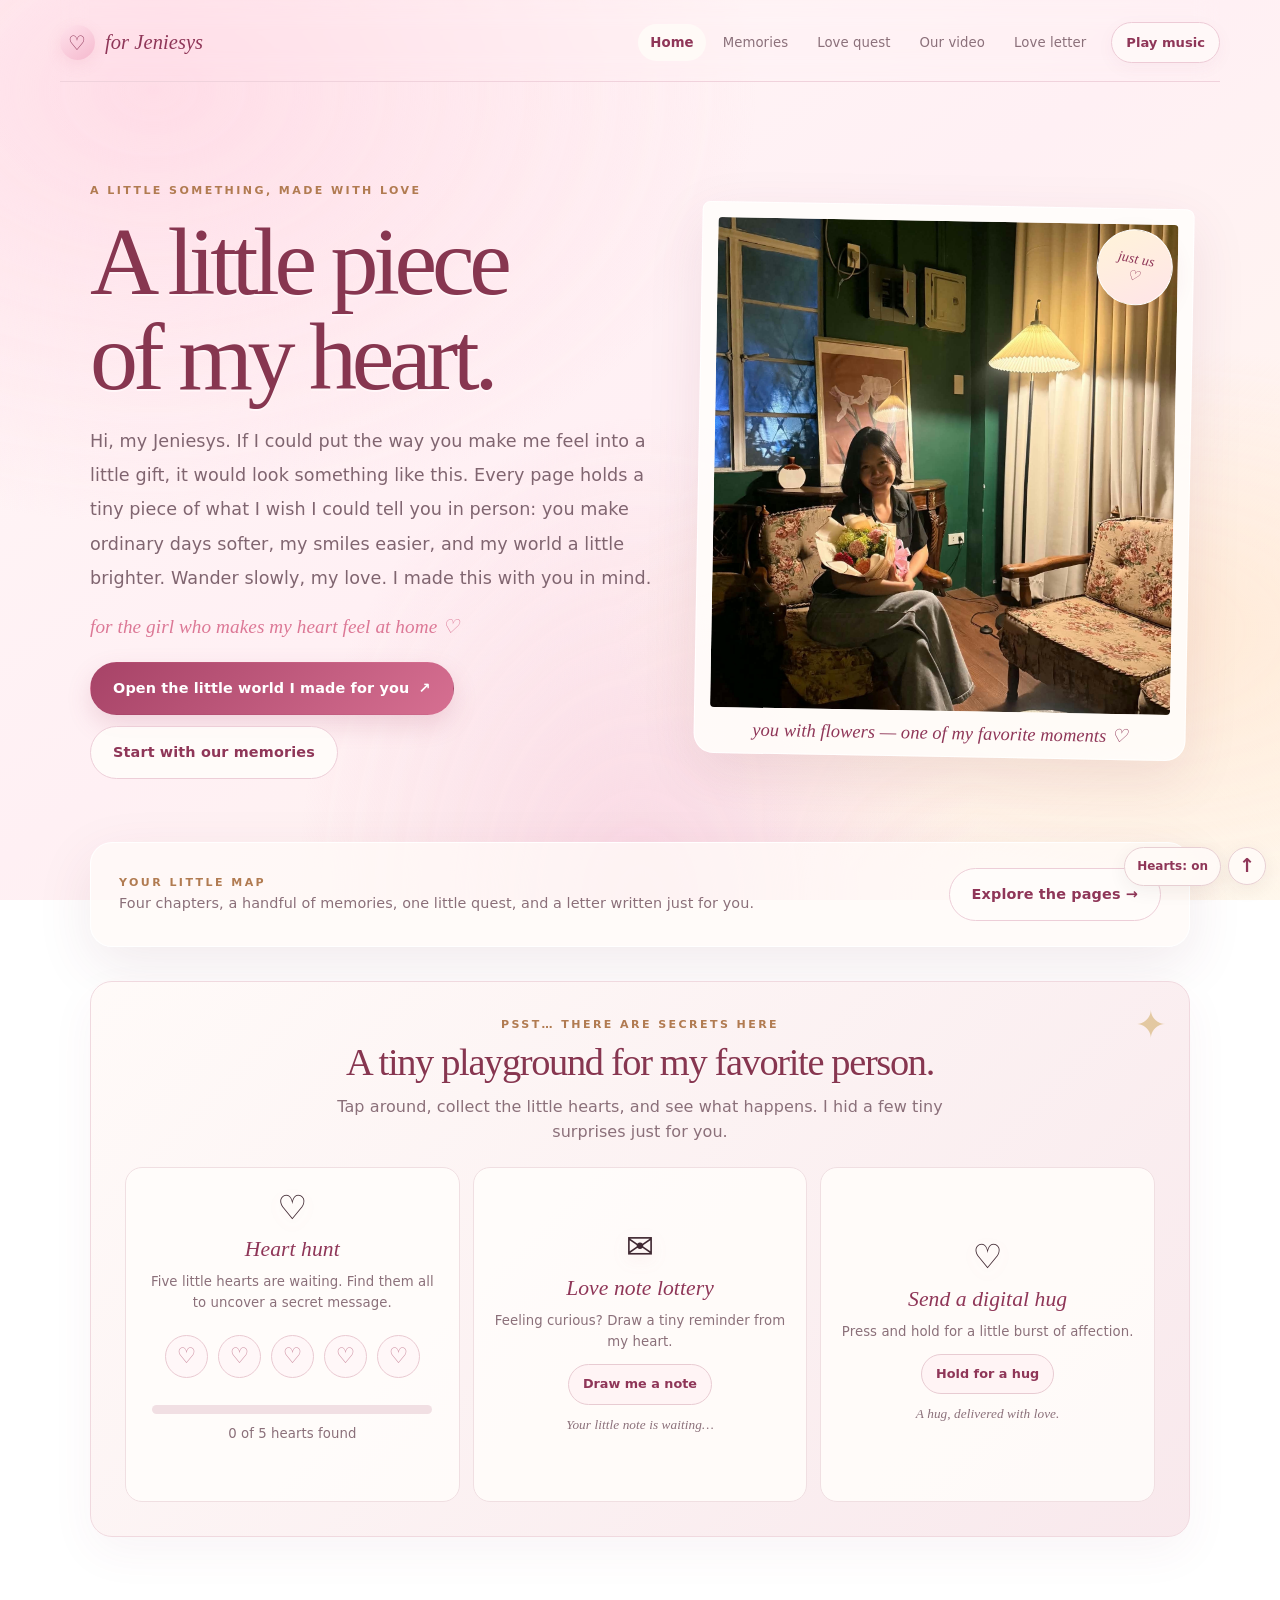
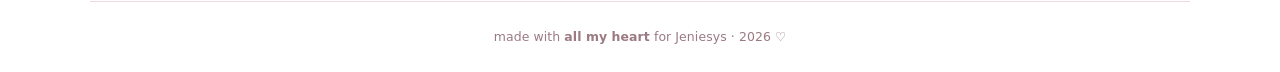
<file: index.html>
<!doctype html><html lang="en"><head><meta charset="utf-8"><meta name="viewport" content="width=device-width,initial-scale=1"><meta name="theme-color" content="#f8f1ec"><title>For Jeniesys ♡ — A Little Universe</title><link rel="stylesheet" href="style.css"></head><body><div class="background-glow"></div><header class="site-header"><a class="brand" href="index.html"><span class="brand-mark">♡</span> for Jeniesys</a><nav class="nav" aria-label="Main navigation"><a href="index.html" aria-current="page">Home</a><a href="memories.html">Memories</a><a href="quest.html">Love quest</a><a href="video.html">Our video</a><a href="letter.html">Love letter</a><button class="music-btn" id="musicToggle" type="button" aria-label="Play background music" aria-pressed="false">Play music</button></nav></header><main class="page"><section class="home-grid"><div class="home-copy"><div class="eyebrow">a little something, made with love</div><h1>A little piece<br>of my heart.</h1><p class="lead">Hi, my Jeniesys. If I could put the way you make me feel into a little gift, it would look something like this. Every page holds a tiny piece of what I wish I could tell you in person: you make ordinary days softer, my smiles easier, and my world a little brighter. Wander slowly, my love. I made this with you in mind.</p><p class="signature">for the girl who makes my heart feel at home ♡</p><div class="actions"><button class="btn btn-primary" id="openWorld">Open the little world I made for you <span aria-hidden="true">↗</span></button><a class="btn btn-soft" href="memories.html">Start with our memories</a></div></div><div class="home-photo-card card"><span class="home-stamp">just us<br>♡</span><img id="heroPhoto" src="images/photo2.jpg" alt="A favorite photo of us" onerror="this.alt='Add your first photo as images/photo1.jpg'"><div class="photo-label">you with flowers — one of my favorite moments ♡</div></div></section><section class="home-bottom"><div><div class="eyebrow">your little map</div><p>Four chapters, a handful of memories, one little quest, and a letter written just for you.</p></div><a class="btn btn-soft" href="memories.html">Explore the pages →</a></section><section class="magic-corner" aria-labelledby="magicTitle"><div class="magic-head"><div class="eyebrow">psst… there are secrets here</div><h3 id="magicTitle">A tiny playground for my favorite person.</h3><p>Tap around, collect the little hearts, and see what happens. I hid a few tiny surprises just for you.</p></div><div class="gimmick-grid"><article class="gimmick-card"><div class="gimmick-icon" aria-hidden="true">♡</div><h4>Heart hunt</h4><p>Five little hearts are waiting. Find them all to uncover a secret message.</p><div class="heart-hunt" id="heartHunt" aria-label="Collect five hearts"><button class="hunt-heart" type="button" aria-label="Find heart 1">♡</button><button class="hunt-heart" type="button" aria-label="Find heart 2">♡</button><button class="hunt-heart" type="button" aria-label="Find heart 3">♡</button><button class="hunt-heart" type="button" aria-label="Find heart 4">♡</button><button class="hunt-heart" type="button" aria-label="Find heart 5">♡</button></div><div class="love-meter" aria-label="Heart hunt progress"><span id="huntProgress"></span></div><p class="secret-counter" id="huntCount" aria-live="polite">0 of 5 hearts found</p><p class="hunt-result" id="huntResult" aria-live="polite"></p></article><article class="gimmick-card"><div class="gimmick-icon" aria-hidden="true">✉</div><h4>Love note lottery</h4><p>Feeling curious? Draw a tiny reminder from my heart.</p><button class="tiny-action" type="button" id="drawNote">Draw me a note</button><p class="hunt-result" id="noteResult" aria-live="polite">Your little note is waiting…</p></article><article class="gimmick-card"><div class="gimmick-icon" aria-hidden="true">♡</div><h4>Send a digital hug</h4><p>Press and hold for a little burst of affection.</p><button class="tiny-action hug-button" type="button" id="hugButton">Hold for a hug</button><p class="hunt-result" id="hugResult" aria-live="polite">A hug, delivered with love.</p></article></div></section><div class="floating-note" id="floatingNote" role="status" aria-live="polite"><span aria-hidden="true">♡ ✦ ♡</span><strong>A little secret for you</strong><p id="floatingNoteText"></p></div></main><footer class="site-footer">made with <b>all my heart</b> for Jeniesys · <span id="year"></span> ♡</footer><div id="toast" class="toast" role="status" aria-live="polite"></div><script src="app.js"></script></body></html>
</file>
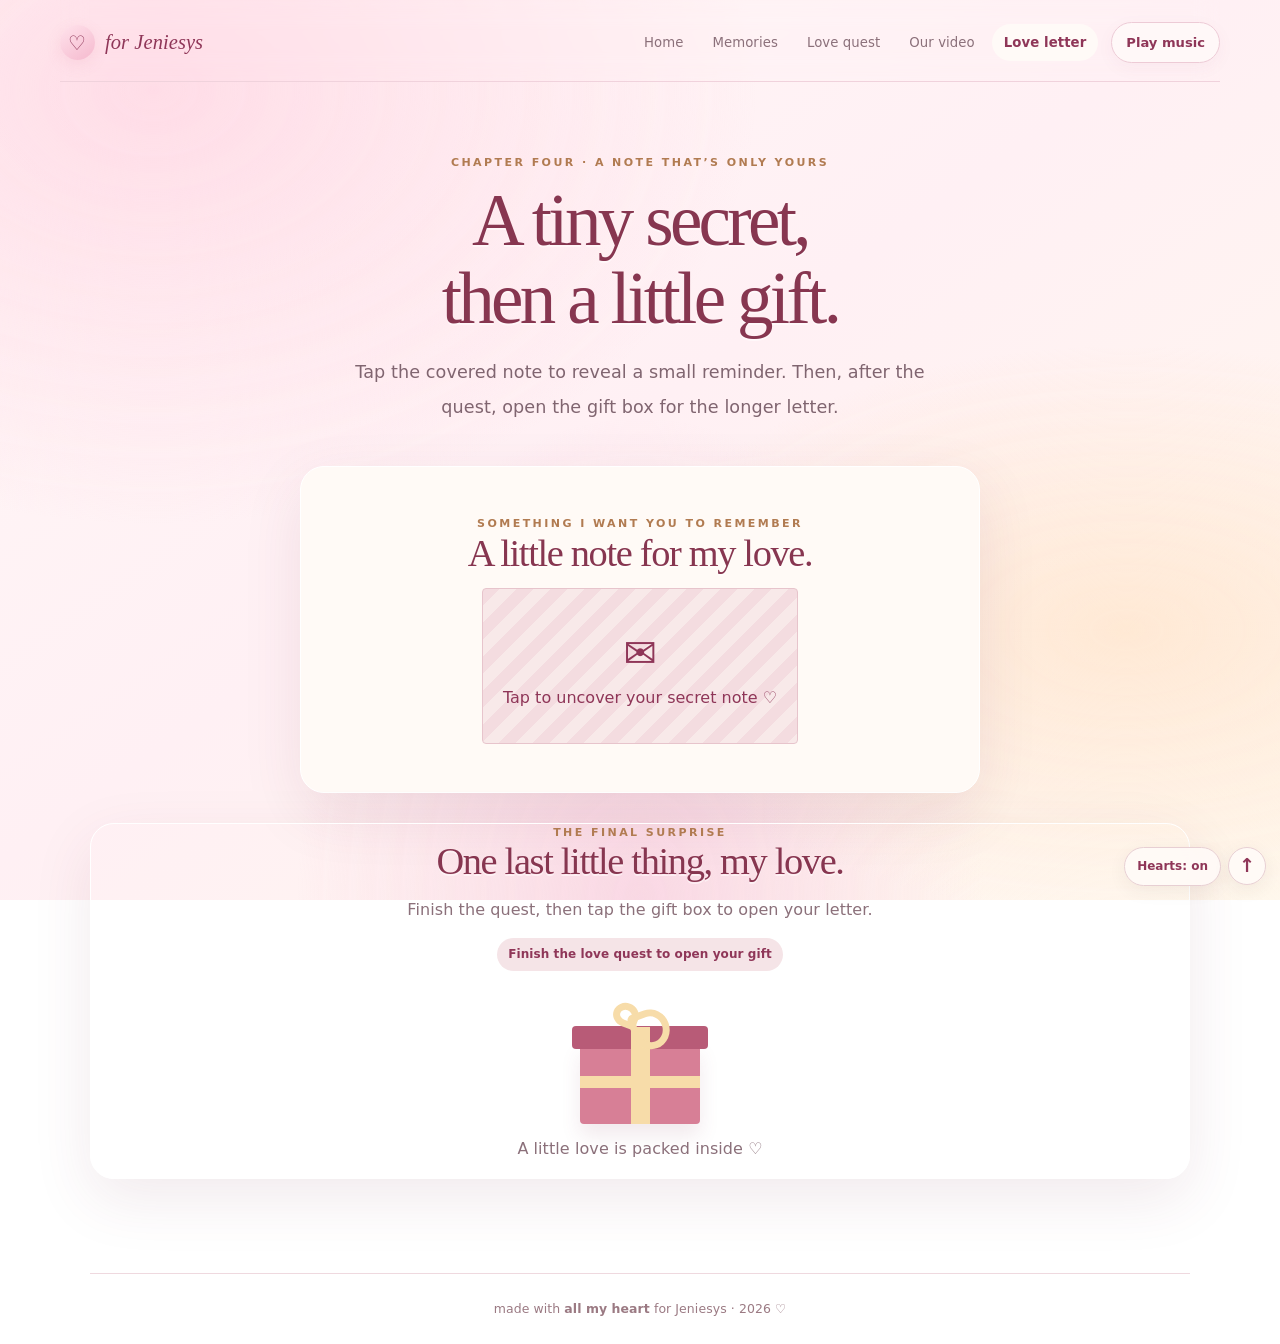
<file: letter.html>
<!doctype html><html lang="en"><head><meta charset="utf-8"><meta name="viewport" content="width=device-width,initial-scale=1"><meta name="theme-color" content="#f8f1ec"><title>Your Little Gift ♡ — Jeniesys</title><link rel="stylesheet" href="style.css"></head><body><div class="background-glow"></div><header class="site-header"><a class="brand" href="index.html"><span class="brand-mark">♡</span> for Jeniesys</a><nav class="nav" aria-label="Main navigation"><a href="index.html">Home</a><a href="memories.html">Memories</a><a href="quest.html">Love quest</a><a href="video.html">Our video</a><a href="letter.html" aria-current="page">Love letter</a><button class="music-btn" id="musicToggle" type="button" aria-label="Play background music" aria-pressed="false">Play music</button></nav></header><main class="page"><div class="page-intro"><div class="eyebrow">chapter four · a note that’s only yours</div><h2>A tiny secret,<br>then a little gift.</h2><p class="lead">Tap the covered note to reveal a small reminder. Then, after the quest, open the gift box for the longer letter.</p></div><section class="secret-card card"><div class="eyebrow">something I want you to remember</div><h3>A little note for my love.</h3><button class="scratch-cover" id="revealNote" type="button"><span class="big">✉️</span>Tap to uncover your secret note ♡</button><div class="secret-message" id="secretMessage">You don’t have to do anything extraordinary to be special to me. I’m happy to have you in my life, and I hope you feel loved in the little moments, too. ♡</div></section><section class="gift-area"><div class="eyebrow">the final surprise</div><h3>One last little thing, my love.</h3><p class="muted">Finish the quest, then tap the gift box to open your letter.</p><span class="badge" id="giftBadge">Finish the love quest to open your gift</span><div class="gift-box" id="giftBox" role="button" tabindex="0" aria-label="Open the gift box"><div class="gift-lid"></div><div class="gift-body"></div><div class="gift-ribbon-v"></div><div class="gift-ribbon-h"></div><div class="gift-bow"></div></div><p class="muted" id="giftHint">A little love is packed inside ♡</p><article class="love-letter card hidden" id="loveLetter"><div class="eyebrow" style="text-align:center">quest complete · heart unlocked</div><h3>Happy Monthsary, my Jeniesys. ♡</h3><p>Hi, my love. 🥹❤️</p><p>If I could fold all the love I have for you into this little page and hand it to you like a letter, I would. It still wouldn’t hold everything, but I hope it gives you a small glimpse of what you mean to me.</p><p>Thank you for the memories we already share and for the little moments we haven’t made yet. I don’t expect us to be perfect. I hope we keep learning each other, listening with patience, being honest, apologizing when we need to, and showing our love through the small things we do.</p><p>I want more random laughs, more photos we’ll look at later, more silly conversations, and more days where we remind each other that we’re on the same team. When life gets busy or a day doesn’t go the way we hoped, I hope we still make room for kindness, understanding, and a little extra patience.</p><p>And if you ever wonder whether you’re special to me, let this be your reminder: you are. Not because every moment is perfect, but because you’re you. Thank you for being part of my life, Jeniesys. I’m grateful for this chapter with you and excited for the pages we’ll write next.</p><p class="sign">With all my heart, today and in all our little tomorrows. ♡</p><div class="actions" style="justify-content:center"><button class="btn btn-primary" id="replay">Play our little story again ↻</button></div></article></section></main><footer class="site-footer">made with <b>all my heart</b> for Jeniesys · <span id="year"></span> ♡</footer><div id="toast" class="toast" role="status" aria-live="polite"></div><script src="app.js"></script></body></html>
</file>
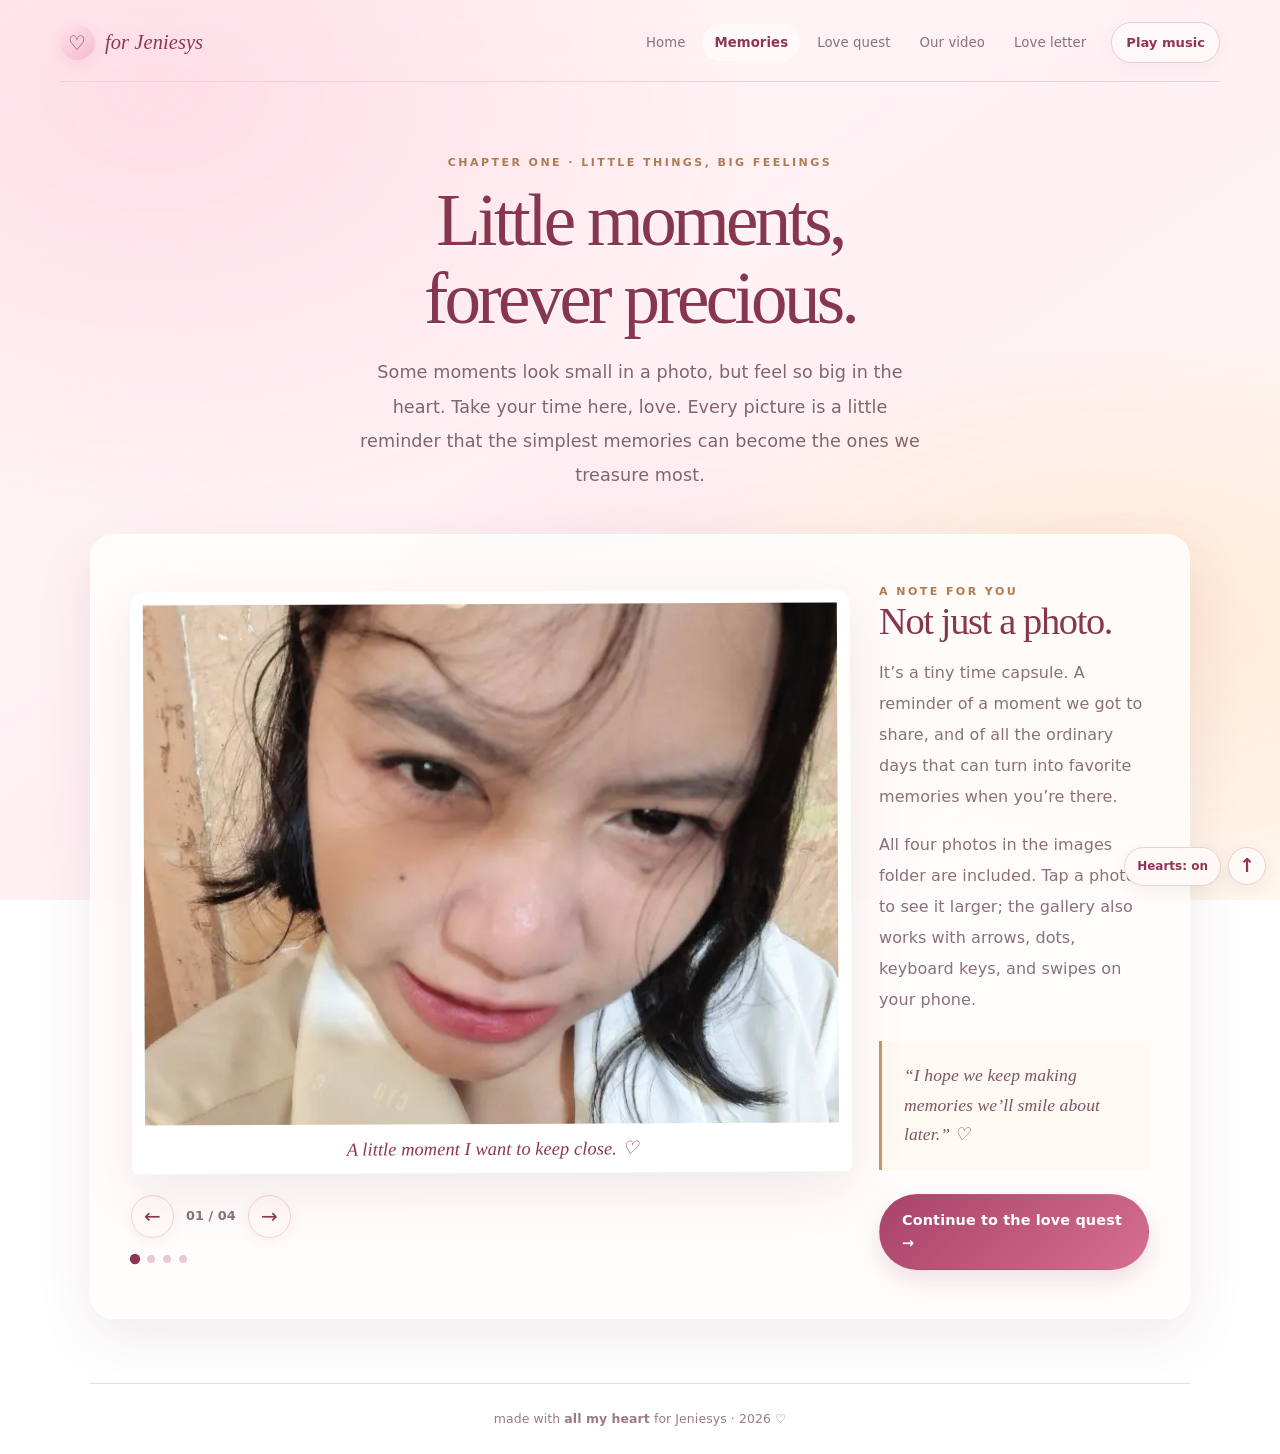
<file: memories.html>
<!doctype html><html lang="en"><head><meta charset="utf-8"><meta name="viewport" content="width=device-width,initial-scale=1"><meta name="theme-color" content="#f8f1ec"><title>Our Memories ♡ — Jeniesys</title><link rel="stylesheet" href="style.css"></head><body><div class="background-glow"></div><header class="site-header"><a class="brand" href="index.html"><span class="brand-mark">♡</span> for Jeniesys</a><nav class="nav" aria-label="Main navigation"><a href="index.html">Home</a><a href="memories.html" aria-current="page">Memories</a><a href="quest.html">Love quest</a><a href="video.html">Our video</a><a href="letter.html">Love letter</a><button class="music-btn" id="musicToggle" type="button" aria-label="Play background music" aria-pressed="false">Play music</button></nav></header><main class="page"><div class="page-intro"><div class="eyebrow">chapter one · little things, big feelings</div><h2>Little moments,<br>forever precious.</h2><p class="lead">Some moments look small in a photo, but feel so big in the heart. Take your time here, love. Every picture is a little reminder that the simplest memories can become the ones we treasure most.</p></div><section class="card section-card gallery-layout"><div><div class="gallery-stage"><img id="galleryPhoto" src="images/photo1.jpg" alt="Memory photo one"><div class="gallery-caption" id="galleryLabel">A little moment I want to keep ♡</div></div><div class="gallery-controls"><button class="round-btn" id="prevPhoto" aria-label="Previous photo">←</button><span class="gallery-count" id="galleryCount">01 / 03</span><button class="round-btn" id="nextPhoto" aria-label="Next photo">→</button></div><div class="dots" aria-label="Choose photo"><button class="dot active" aria-label="Photo 1"></button><button class="dot" aria-label="Photo 2"></button><button class="dot" aria-label="Photo 3"></button><button class="dot" aria-label="Photo 4"></button></div></div><aside class="gallery-side"><div class="eyebrow">a note for you</div><h3>Not just a photo.</h3><p>It’s a tiny time capsule. A reminder of a moment we got to share, and of all the ordinary days that can turn into favorite memories when you’re there.</p><p>All four photos in the images folder are included. Tap a photo to see it larger; the gallery also works with arrows, dots, keyboard keys, and swipes on your phone.</p><div class="memory-note">“I hope we keep making memories we’ll smile about later.” ♡</div><div class="actions"><a class="btn btn-primary" href="quest.html">Continue to the love quest →</a></div></aside></section></main><footer class="site-footer">made with <b>all my heart</b> for Jeniesys · <span id="year"></span> ♡</footer><div id="toast" class="toast" role="status" aria-live="polite"></div><script src="app.js"></script></body></html>
</file>
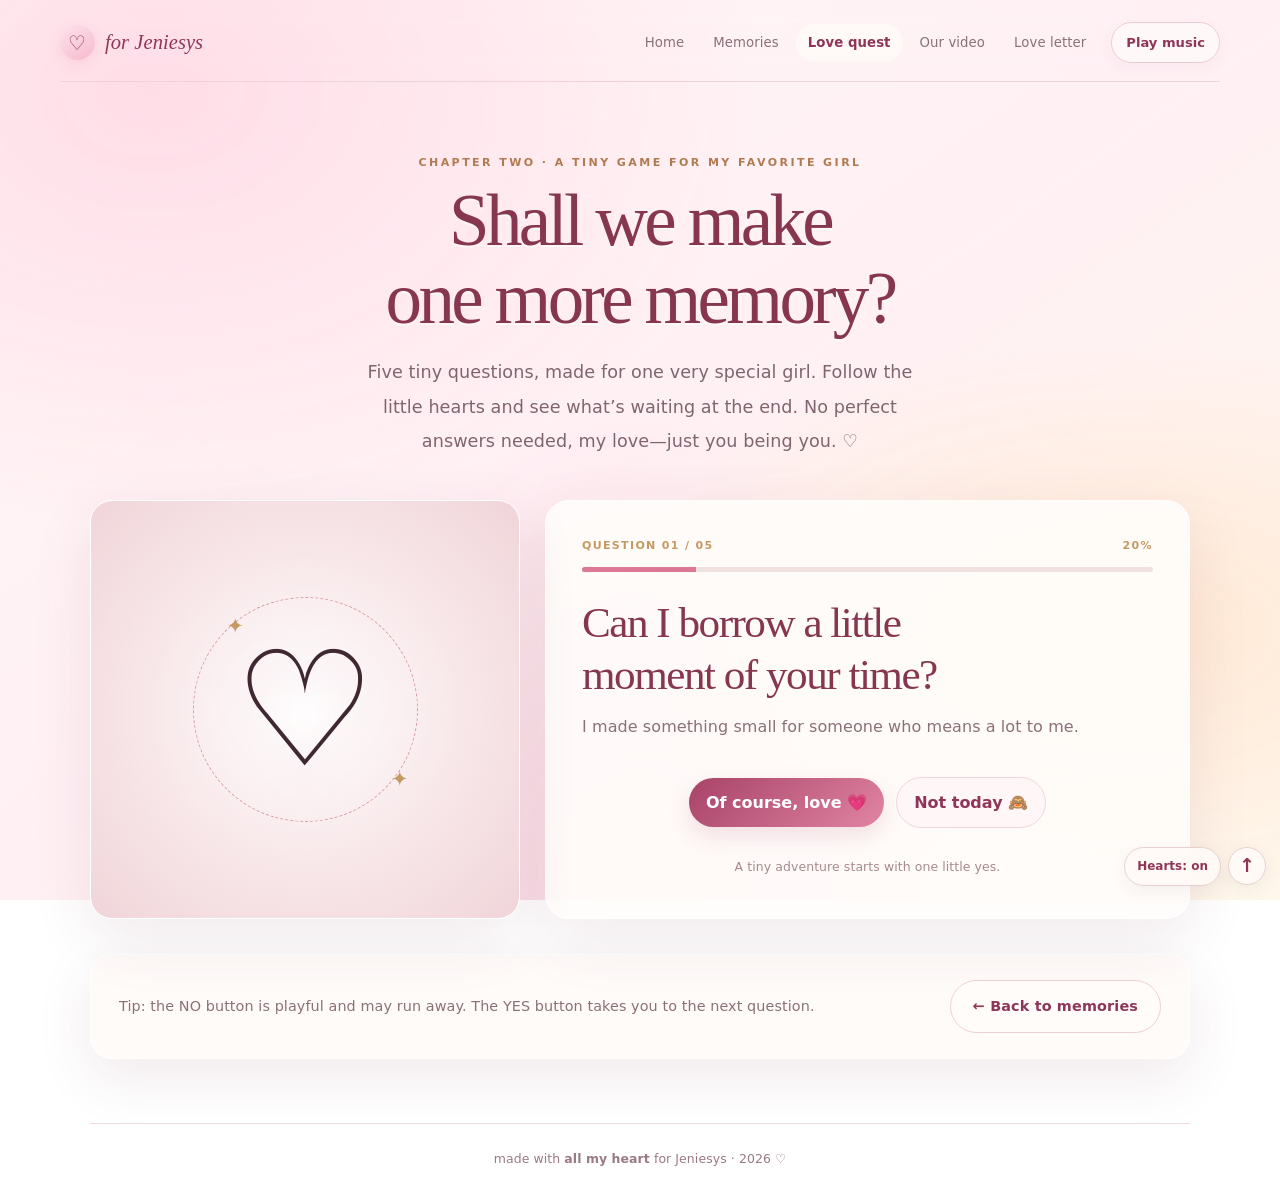
<file: quest.html>
<!doctype html><html lang="en"><head><meta charset="utf-8"><meta name="viewport" content="width=device-width,initial-scale=1"><meta name="theme-color" content="#f8f1ec"><title>The Love Quest ♡ — Jeniesys</title><link rel="stylesheet" href="style.css"></head><body><div class="background-glow"></div><header class="site-header"><a class="brand" href="index.html"><span class="brand-mark">♡</span> for Jeniesys</a><nav class="nav" aria-label="Main navigation"><a href="index.html">Home</a><a href="memories.html">Memories</a><a href="quest.html" aria-current="page">Love quest</a><a href="video.html">Our video</a><a href="letter.html">Love letter</a><button class="music-btn" id="musicToggle" type="button" aria-label="Play background music" aria-pressed="false">Play music</button></nav></header><main class="page"><div class="page-intro"><div class="eyebrow">chapter two · a tiny game for my favorite girl</div><h2>Shall we make<br>one more memory?</h2><p class="lead">Five tiny questions, made for one very special girl. Follow the little hearts and see what’s waiting at the end. No perfect answers needed, my love—just you being you. ♡</p></div><section class="quest-layout"><div class="quest-art card"><div class="orbit"></div><div class="heart-art">♡</div></div><div class="quest-card card" id="questCard"><div class="progress-row"><span id="questStep">QUESTION 01 / 05</span><span id="questPercent">20%</span></div><div class="progress-track"><div class="progress-fill" id="progressFill"></div></div><h3 class="question" id="question">Can I borrow a little moment of your time?</h3><p class="muted" id="questionDetail">I made something small for someone who means a lot to me.</p><div class="answer-area" id="answerArea"><button class="answer-yes" id="yesButton">Of course, love 💗</button><button class="answer-no" id="noButton">Not today 🙈</button></div><p class="hint" id="questHint">A tiny adventure starts with one little yes.</p></div><div class="success card hidden" id="questSuccess"><div class="emoji">🎉💗✨</div><h3>You found the little pieces of my heart.</h3><p>You made it, sweetheart. There’s a memory waiting for you, and a letter with a few things I hope you always remember.</p><div class="actions" style="justify-content:center"><a class="btn btn-primary" href="video.html">See our video →</a><a class="btn btn-soft" href="letter.html">Find your gift</a></div></div></section><div class="home-bottom"><p>Tip: the NO button is playful and may run away. The YES button takes you to the next question.</p><a class="btn btn-soft" href="memories.html">← Back to memories</a></div></main><footer class="site-footer">made with <b>all my heart</b> for Jeniesys · <span id="year"></span> ♡</footer><div id="toast" class="toast" role="status" aria-live="polite"></div><script src="app.js"></script></body></html>
</file>
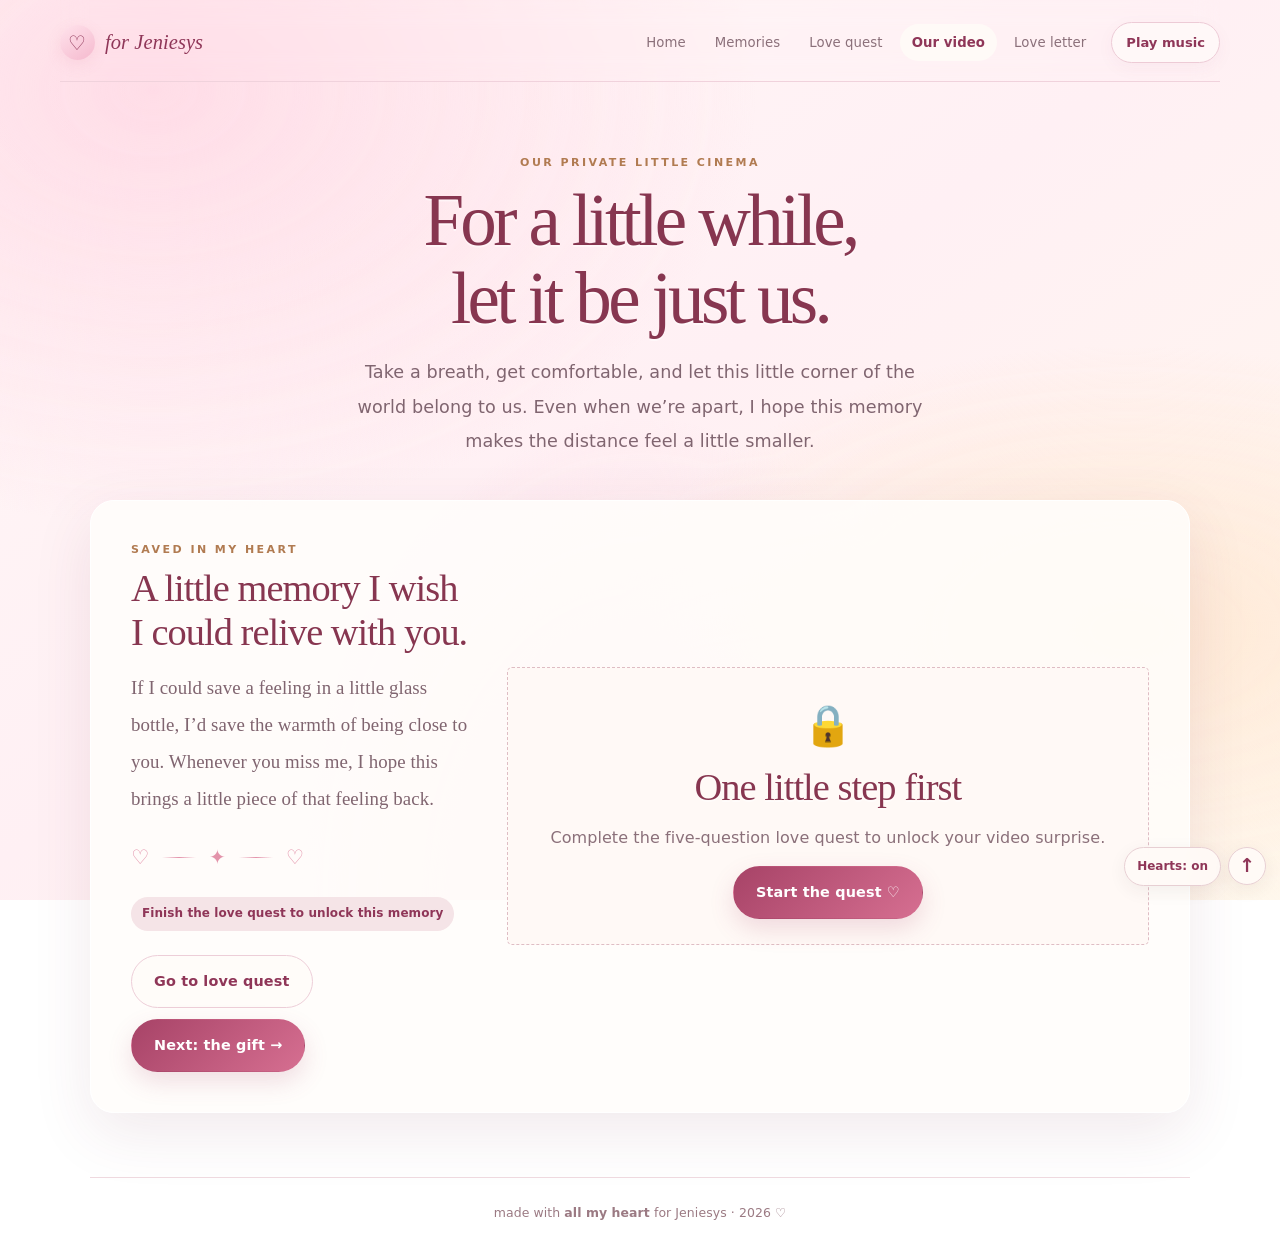
<file: video.html>
<!doctype html><html lang="en"><head><meta charset="utf-8"><meta name="viewport" content="width=device-width,initial-scale=1"><meta name="theme-color" content="#f8f1ec"><title>Our Little Video ♡ — Jeniesys</title><link rel="stylesheet" href="style.css"></head><body><div class="background-glow"></div><header class="site-header"><a class="brand" href="index.html"><span class="brand-mark">♡</span> for Jeniesys</a><nav class="nav" aria-label="Main navigation"><a href="index.html">Home</a><a href="memories.html">Memories</a><a href="quest.html">Love quest</a><a href="video.html" aria-current="page">Our video</a><a href="letter.html">Love letter</a><button class="music-btn" id="musicToggle" type="button" aria-label="Play background music" aria-pressed="false">Play music</button></nav></header><main class="page"><div class="page-intro"><div class="eyebrow">our private little cinema</div><h2>For a little while,<br>let it be just us.</h2><p class="lead">Take a breath, get comfortable, and let this little corner of the world belong to us. Even when we’re apart, I hope this memory makes the distance feel a little smaller.</p></div><section class="card section-card video-layout"><div><div class="eyebrow">saved in my heart</div><h3>A little memory I wish I could relive with you.</h3><p class="cinema-copy">If I could save a feeling in a little glass bottle, I’d save the warmth of being close to you. Whenever you miss me, I hope this brings a little piece of that feeling back.</p><div class="cinema-decoration" aria-hidden="true"><span>♡</span><i></i><span>✦</span><i></i><span>♡</span></div><span class="badge" id="videoBadge">Finish the love quest to unlock this memory</span><div class="actions"><a class="btn btn-soft" href="quest.html">Go to love quest</a><a class="btn btn-primary" href="letter.html">Next: the gift →</a></div></div><div class="locked-panel" data-unlocked-panel><div style="font-size:2.5rem">🔒</div><h3>One little step first</h3><p class="muted">Complete the five-question love quest to unlock your video surprise.</p><a class="btn btn-primary" href="quest.html">Start the quest ♡</a></div><div class="video-frame hidden" data-locked><video id="ourVideo" controls playsinline preload="metadata" poster="images/photo1.jpg"><source src="our-video.mp4" type="video/mp4">Your browser does not support this video.</video><p id="videoPlaceholder" class="video-placeholder hidden" aria-live="polite">This memory could not be played. Please check the video file.</p></div></section></main><footer class="site-footer">made with <b>all my heart</b> for Jeniesys · <span id="year"></span> ♡</footer><div id="toast" class="toast" role="status" aria-live="polite"></div><script src="app.js"></script></body></html>
</file>
<file: style.css>
:root{--bg:#f8f1ec;--paper:#fffdf9;--ink:#382b31;--muted:#88757a;--rose:#c96e83;--rose-dark:#884459;--blush:#f3dce0;--line:#eadbd5;--gold:#b8945e;--shadow:0 18px 55px #4c29300d;--serif:Georgia,'Times New Roman',serif;--sans:Inter,ui-rounded,'Trebuchet MS',system-ui,sans-serif}*{box-sizing:border-box}html{scroll-behavior:smooth}body{margin:0;background:var(--bg);color:var(--ink);font-family:var(--sans);line-height:1.6;min-height:100vh}button,a{font:inherit}button{cursor:pointer}a{color:inherit;text-decoration:none}button:focus-visible,a:focus-visible{outline:3px solid var(--gold);outline-offset:4px}.background-glow{position:fixed;inset:0;z-index:-1;pointer-events:none;background:radial-gradient(ellipse at 8% 5%,#f3dce0 0,transparent 35%),radial-gradient(ellipse at 96% 80%,#f0e0c8 0,transparent 28%)}.site-header{width:min(1160px,92%);margin:auto;padding:22px 0 18px;display:flex;align-items:center;justify-content:space-between;gap:22px;border-bottom:1px solid #e9d9d3}.brand{display:flex;align-items:center;gap:10px;font:italic 1.15rem var(--serif);color:var(--rose-dark);white-space:nowrap}.brand-mark{width:35px;height:35px;border-radius:50%;display:grid;place-items:center;background:#f0d6dc;font-style:normal}.nav{display:flex;align-items:center;gap:5px;flex-wrap:wrap;justify-content:flex-end}.nav a{padding:8px 12px;border-radius:999px;font-size:.83rem;color:var(--muted);transition:.2s}.nav a:hover,.nav a[aria-current=page]{background:#fffaf7;color:var(--rose-dark)}.nav a[aria-current=page]{font-weight:750}.page{width:min(1100px,92%);margin:0 auto;padding:48px 0 64px}.eyebrow{text-transform:uppercase;letter-spacing:.19em;font-size:.69rem;font-weight:800;color:var(--gold)}h1,h2,h3,p{margin-top:0}h1,h2,h3{font-family:var(--serif);font-weight:500;letter-spacing:-.035em;color:var(--rose-dark);line-height:1.08}h1{font-size:clamp(3rem,7vw,5.6rem);margin:14px 0 20px}h2{font-size:clamp(2.4rem,5vw,4.2rem);margin:10px 0 16px}h3{font-size:clamp(1.8rem,3vw,2.6rem);margin-bottom:14px}.lead{font-size:1.05rem;line-height:1.9;color:var(--muted);max-width:570px}.muted{color:var(--muted)}.btn{display:inline-flex;align-items:center;justify-content:center;gap:9px;padding:13px 20px;border-radius:999px;border:1px solid transparent;font-weight:750;font-size:.9rem;transition:transform .2s,box-shadow .2s,background .2s}.btn:hover{transform:translateY(-2px)}.btn-primary{background:var(--rose-dark);color:white;box-shadow:0 9px 22px #88445924}.btn-primary:hover{box-shadow:0 13px 28px #88445930}.btn-soft{background:#fffaf7;border-color:var(--line);color:var(--rose-dark)}.actions{display:flex;gap:11px;flex-wrap:wrap;margin-top:24px}.card{background:var(--paper);border:1px solid #fff;box-shadow:var(--shadow);border-radius:5px}.home-grid{display:grid;grid-template-columns:1.08fr .92fr;gap:30px;align-items:center}.home-copy{padding:28px 0}.home-copy .signature{font:italic 1.2rem var(--serif);color:var(--rose);margin-top:20px}.home-photo-card{padding:15px 15px 45px;transform:rotate(1deg);position:relative}.home-photo-card img{width:100%;height:clamp(320px,42vw,490px);object-fit:cover;display:block;background:var(--blush)}.photo-label{position:absolute;bottom:12px;left:15px;right:15px;text-align:center;font:italic 1rem var(--serif);color:var(--rose-dark)}.home-stamp{position:absolute;top:20px;right:20px;width:76px;height:76px;display:grid;place-items:center;text-align:center;border-radius:50%;background:#fff6e7;color:var(--rose-dark);font:italic .88rem var(--serif);transform:rotate(10deg);box-shadow:0 5px 18px #5a30300c}.home-bottom{margin-top:35px;padding:22px 25px;display:flex;align-items:center;justify-content:space-between;gap:20px;background:#fffaf6;border:1px solid var(--line)}.home-bottom p{margin:0;color:var(--muted);font-size:.9rem}.page-intro{text-align:center;max-width:720px;margin:0 auto 34px}.page-intro .lead{margin:0 auto}.section-card{padding:clamp(22px,4vw,40px)}.gallery-layout{display:grid;grid-template-columns:minmax(0,1fr) 270px;gap:28px;align-items:center}.gallery-stage{background:#fff;padding:12px 12px 48px;box-shadow:0 14px 38px #4c29300e;position:relative;transform:rotate(-.35deg)}.gallery-stage img{width:100%;height:clamp(300px,48vw,520px);display:block;object-fit:cover;background:var(--blush)}.gallery-caption{position:absolute;bottom:12px;left:15px;right:15px;text-align:center;color:var(--rose-dark);font:italic 1.12rem var(--serif)}.gallery-side{padding:8px 0}.gallery-side p{color:var(--muted);line-height:1.85}.gallery-controls{display:flex;align-items:center;gap:12px;margin-top:22px}.round-btn{width:43px;height:43px;border:1px solid var(--line);border-radius:50%;background:#fffaf7;color:var(--rose-dark);font-size:1.25rem}.gallery-count{font-size:.8rem;color:var(--muted);font-weight:700}.dots{display:flex;gap:8px;margin-top:17px}.dot{width:8px;height:8px;border:0;padding:0;border-radius:50%;background:#e8cbd0}.dot.active{background:var(--rose-dark);transform:scale(1.3)}.memory-note{margin-top:25px;padding:20px 22px;background:#fff8f3;border-left:3px solid var(--gold);font:italic 1.1rem/1.7 var(--serif);color:#795766}.quest-layout{display:grid;grid-template-columns:.8fr 1.2fr;gap:25px;align-items:stretch}.quest-art{min-height:340px;border-radius:4px;display:grid;place-items:center;position:relative;overflow:hidden;background:radial-gradient(circle,#fff 0,#f8e7e9 52%,#f0d5d9 100%)}.heart-art{font-size:clamp(7rem,15vw,10rem);filter:drop-shadow(0 15px 18px #c96e8330);animation:pulse 2.7s ease-in-out infinite}.orbit{position:absolute;width:225px;height:225px;border:1px dashed #d59aaa;border-radius:50%;animation:spin 30s linear infinite}.orbit:before,.orbit:after{content:'✦';position:absolute;color:var(--gold);font-size:1.3rem}.orbit:before{top:12px;left:33px}.orbit:after{bottom:25px;right:8px}.quest-card{padding:clamp(22px,4vw,36px)}.progress-row{display:flex;justify-content:space-between;gap:12px;color:var(--gold);font-size:.69rem;text-transform:uppercase;letter-spacing:.12em;font-weight:800}.progress-track{height:5px;background:#f0e1df;border-radius:99px;overflow:hidden;margin:12px 0 25px}.progress-fill{height:100%;width:20%;background:var(--rose);transition:width .3s}.question{font-size:clamp(1.8rem,3.7vw,2.7rem)}.answer-area{min-height:85px;position:relative;display:flex;align-items:center;justify-content:center;gap:12px;flex-wrap:wrap;margin-top:20px;padding:8px}.answer-yes,.answer-no{min-width:130px;border:0;border-radius:999px;padding:12px 17px;font-weight:750;transition:transform .18s}.answer-yes{background:var(--rose-dark);color:#fff}.answer-no{background:#fff;border:1px solid var(--line);color:var(--rose-dark);position:relative}.hint{min-height:25px;text-align:center;font-size:.78rem;color:#a88a8f;margin:12px 0 0}.success{padding:25px 15px;text-align:center;background:#fff7f5;border-radius:5px}.success .emoji{font-size:2.7rem}.video-layout{display:grid;grid-template-columns:.7fr 1.3fr;gap:30px;align-items:center}.video-frame{padding:9px;background:#32232a;border-radius:9px;box-shadow:var(--shadow)}video{width:100%;display:block;aspect-ratio:16/9;object-fit:contain;background:#21171b;border-radius:5px}.video-placeholder{padding:20px;color:#fff0f4;text-align:center;font-size:.88rem}.locked-panel{padding:25px;border:1px dashed #dfbdc4;background:#fff9f6;border-radius:5px;text-align:center}.badge{display:inline-block;padding:7px 11px;border-radius:99px;background:#f5e4e7;color:var(--rose-dark);font-size:.75rem;font-weight:800}.secret-card{max-width:680px;margin:auto;padding:clamp(25px,5vw,48px);text-align:center;background:#fffaf6;border:1px solid var(--line);box-shadow:var(--shadow)}.scratch-cover{padding:32px 20px;background:repeating-linear-gradient(135deg,#f4dce0,#f4dce0 12px,#f8e9e9 12px,#f8e9e9 24px);border:1px solid #e7c4cc;border-radius:4px;color:var(--rose-dark);cursor:pointer}.scratch-cover .big{display:block;font-size:2.5rem}.secret-message{display:none;margin-top:22px;padding:20px;background:#fff;border:1px dashed #d7b7bd;font:italic 1.2rem/1.8 var(--serif);color:var(--rose-dark)}.secret-message.show{display:block;animation:fadeup .45s both}.gift-area{text-align:center;margin:30px auto}.gift-box{width:150px;height:125px;position:relative;margin:28px auto 12px;cursor:pointer;outline:none;transition:transform .2s}.gift-box:hover{transform:translateY(-4px)}.gift-body{position:absolute;left:15px;right:15px;bottom:0;height:82px;background:#d77f96;border-radius:4px;box-shadow:0 12px 20px #8844591c}.gift-lid{position:absolute;z-index:2;left:7px;right:7px;top:27px;height:23px;background:#b85b77;border-radius:4px;transform-origin:left;transition:transform .6s}.gift-ribbon-v{position:absolute;z-index:3;width:19px;top:28px;bottom:0;left:calc(50% - 9.5px);background:#f7dca9}.gift-ribbon-h{position:absolute;z-index:3;left:15px;right:15px;bottom:36px;height:12px;background:#f7dca9}.gift-bow{position:absolute;z-index:4;top:4px;left:48px;width:26px;height:24px;border:7px solid #f7dca9;border-radius:70% 70% 20% 70%;transform:rotate(20deg)}.gift-bow:after{content:'';position:absolute;width:26px;height:24px;border:7px solid #f7dca9;border-radius:70% 70% 70% 20%;left:14px;top:-9px;transform:rotate(50deg)}.gift-box.open .gift-lid{transform:translate(-7px,-25px) rotate(-24deg)}.love-letter{display:none;max-width:740px;margin:28px auto 0;padding:clamp(26px,5vw,50px);background:#fffdf8;border:1px solid var(--line);box-shadow:var(--shadow);text-align:left}.love-letter.show{display:block;animation:fadeup .6s both}.love-letter h3{text-align:center}.love-letter p{line-height:1.95;color:#6f5a61}.love-letter .sign{text-align:right;font:italic 1.25rem var(--serif);color:var(--rose-dark);margin-top:28px}.site-footer{width:min(1100px,92%);margin:auto;padding:20px 0 30px;border-top:1px solid #e9d9d3;text-align:center;font-size:.78rem;color:#a18a8e}.float-photo{position:fixed;bottom:-100px;z-index:8;pointer-events:none;overflow:hidden;transform:rotate(-8deg);animation:floatup linear forwards;filter:drop-shadow(0 5px 9px #88445935);isolation:isolate;clip-path:polygon(50% 92%,43% 86%,13% 59%,4% 48%,0 35%,2% 23%,9% 13%,20% 8%,31% 10%,41% 18%,50% 29%,59% 18%,69% 10%,80% 8%,91% 13%,98% 23%,100% 35%,96% 48%,87% 59%,57% 86%)}.float-photo img{position:absolute;inset:0;width:100%;height:100%;object-fit:cover;z-index:2}.float-video{pointer-events:auto;display:block;background:#f3dce0;cursor:pointer;isolation:isolate}.float-video video{position:absolute;inset:0;width:100%;height:100%;object-fit:cover;aspect-ratio:auto;z-index:2;background:#f3dce0}.float-play{position:absolute;z-index:4;left:50%;top:50%;transform:translate(-50%,-50%) rotate(-45deg);width:23px;height:23px;border-radius:50%;display:grid;place-items:center;padding-left:2px;background:#fffdf0e8;color:#884459;font-size:10px;box-shadow:0 2px 8px #382b3155;pointer-events:none}.video-heart-fallback{position:absolute;z-index:4;inset:0;display:grid;place-items:center;color:#884459;font-size:17px;transform:rotate(-45deg)}.float-video:hover{filter:brightness(1.08);box-shadow:0 8px 22px #88445945}.toast{position:fixed;left:50%;bottom:22px;transform:translate(-50%,20px);opacity:0;pointer-events:none;background:#432d38;color:#fff;padding:11px 17px;border-radius:999px;font-size:.85rem;z-index:99;transition:.25s;max-width:90%;text-align:center}.toast.show{opacity:1;transform:translate(-50%,0)}.hidden{display:none!important}@keyframes floatup{0%{transform:translate3d(0,0,0) rotate(-8deg);opacity:0}8%{opacity:1}35%{transform:translate3d(18px,-35vh,0) rotate(7deg)}65%{transform:translate3d(-16px,-72vh,0) rotate(-5deg)}100%{transform:translate3d(12px,-115vh,0) rotate(8deg);opacity:0}}@keyframes pulse{50%{transform:scale(1.07)}}@keyframes spin{to{transform:rotate(360deg)}}@keyframes fadeup{from{opacity:0;transform:translateY(12px)}to{opacity:1;transform:none}}@media(max-width:800px){.site-header{align-items:flex-start;flex-direction:column}.nav{justify-content:flex-start;margin-left:-8px}.home-grid,.gallery-layout,.quest-layout,.video-layout{grid-template-columns:1fr}.home-copy{padding:5px 0 10px}.home-photo-card{max-width:600px;width:100%;margin:auto}.home-bottom{align-items:flex-start;flex-direction:column}.gallery-side{padding:0}.gallery-stage img{height:clamp(260px,70vw,470px)}.quest-art{min-height:230px}.heart-art{font-size:7rem}.orbit{width:190px;height:190px}}@media(max-width:480px){.page{padding:32px 0 45px}.site-header{padding-top:16px}.brand{font-size:1rem}.nav{gap:1px}.nav a{font-size:.77rem;padding:7px 9px}.home-copy h1{font-size:3.2rem}.home-photo-card img{height:340px}.section-card{padding:20px}.gallery-controls{justify-content:center}.answer-yes,.answer-no{min-width:120px}.quest-card{padding:22px 17px}.site-footer{line-height:1.8}}@media(prefers-reduced-motion:reduce){*,*:before,*:after{scroll-behavior:auto!important;animation-duration:.01ms!important;animation-iteration-count:1!important;transition-duration:.01ms!important}}

/* Music toggle */
.music-btn{
  margin-left:8px;
  padding:7px 12px;
  border-radius:999px;
  border:1px solid var(--line);
  background:#fffaf7;
  color:var(--rose-dark);
  font-size:.78rem;
  font-weight:700;
  white-space:nowrap;
  transition:.2s;
}
.music-btn:hover{
  background:var(--blush);
  transform:translateY(-1px);
}
@media(max-width:480px){
  .music-btn{font-size:.72rem;padding:6px 9px;margin-left:2px}
}


/* Full-site polish and accessible interactive details */
.music-btn{border:1px solid var(--line);background:#fffaf7;color:var(--rose-dark);border-radius:999px;padding:8px 13px;font-size:.82rem;font-weight:750;transition:background .2s,transform .2s}.music-btn:hover{background:#f5e4e7;transform:translateY(-1px)}
.float-photo{clip-path:polygon(50% 96%,42% 89%,12% 61%,3% 49%,0 36%,2% 24%,10% 13%,21% 8%,32% 10%,42% 19%,50% 29%,58% 19%,68% 10%,79% 8%,90% 13%,98% 24%,100% 36%,97% 49%,88% 61%,58% 89%);border:1px solid #fff8;will-change:transform,opacity}.float-photo img,.float-video video{clip-path:inherit}.float-video{pointer-events:auto}.float-play{transform:translate(-50%,-50%);}
.utility-controls{position:fixed;right:14px;bottom:14px;z-index:40;display:flex;gap:7px;align-items:center}.utility-controls button{border:1px solid #e7cfd3;background:#fffaf7ed;color:var(--rose-dark);border-radius:999px;padding:9px 12px;box-shadow:0 5px 18px #382b3110;font-size:.75rem;font-weight:750;backdrop-filter:blur(10px)}.utility-controls button:hover{background:#f3dce0}.utility-controls #topToggle{width:38px;height:38px;padding:0;font-size:1.2rem}.reading-progress{position:fixed;z-index:80;top:0;left:0;right:0;height:3px;background:transparent;pointer-events:none}.reading-progress span{display:block;height:100%;width:0;background:var(--rose);transition:width .08s linear}.photo-lightbox[hidden]{display:none}.photo-lightbox{position:fixed;inset:0;z-index:120;background:#24151deF;display:flex;flex-direction:column;align-items:center;justify-content:center;padding:5vh 5vw;backdrop-filter:blur(9px)}.photo-lightbox img{max-width:min(100%,1000px);max-height:78vh;object-fit:contain;border-radius:8px;box-shadow:0 18px 65px #0005}.photo-lightbox p{color:#fff3f5;text-align:center;font:italic 1.15rem var(--serif);margin:14px 0 0}.lightbox-close{position:absolute;top:18px;right:20px;border:1px solid #ffffff60;background:#ffffff18;color:white;width:44px;height:44px;border-radius:50%;font-size:1.8rem;line-height:1}.lightbox-open{overflow:hidden}.home-photo-card img,#galleryPhoto{cursor:zoom-in}.celebration-particle{position:fixed;z-index:110;pointer-events:none;color:var(--rose);font-size:clamp(16px,2.2vw,28px);animation:particleBurst 1.25s ease-out forwards;text-shadow:0 2px 8px #c96e8330}@keyframes particleBurst{from{opacity:1;transform:translate(0,0) rotate(0) scale(.7)}to{opacity:0;transform:translate(var(--dx),var(--dy)) rotate(var(--turn)) scale(1.3)}}.image-error{background:#f3dce0;min-height:100px}.secret-message{overflow-wrap:anywhere}.gift-box:focus-visible{outline:3px solid var(--gold);outline-offset:6px}.dot:focus-visible,.round-btn:focus-visible,.music-btn:focus-visible{outline:3px solid var(--gold);outline-offset:3px}
@media(max-width:800px){.utility-controls{right:10px;bottom:10px}.photo-lightbox{padding:5vh 14px}.photo-lightbox img{max-height:72vh}}
@media(max-width:480px){.utility-controls button{padding:8px 10px}.utility-controls #topToggle{width:36px;height:36px}.nav .music-btn{margin:4px 0}.photo-lightbox p{font-size:1rem}}
@media(prefers-reduced-motion:reduce){.float-photo,.celebration-particle{animation:none!important;display:none!important}.reading-progress span{transition:none}}

/* A quieter, cinematic moment for the video chapter */
.video-layout{align-items:center}
.video-layout h3{font-family:var(--serif);font-size:clamp(1.7rem,3vw,2.45rem);line-height:1.15;letter-spacing:-.025em;margin:.45rem 0 1rem}
.cinema-copy{max-width:36rem;color:var(--muted);font-size:1.04rem}
.cinema-decoration{display:flex;align-items:center;gap:13px;margin:24px 0;color:var(--rose);opacity:.8}
.cinema-decoration span{font-size:1.25rem;animation:cinemaPulse 3s ease-in-out infinite}
.cinema-decoration span:nth-of-type(2){animation-delay:.8s}
.cinema-decoration span:nth-of-type(3){animation-delay:1.5s}
.cinema-decoration i{display:block;width:34px;height:1px;background:linear-gradient(90deg,transparent,var(--rose),transparent)}
@keyframes cinemaPulse{0%,100%{transform:scale(.9);opacity:.55}50%{transform:scale(1.18);opacity:1}}
.video-frame video{display:block;width:100%;max-height:70vh;object-fit:contain;background:#211820;border-radius:18px}
@media(prefers-reduced-motion:reduce){.cinema-decoration span{animation:none}}

/* Heartfelt visual upgrade */
:root{--bg:#fff7f7;--paper:rgba(255,253,251,.88);--ink:#402832;--muted:#8b707a;--rose:#dc7896;--rose-dark:#8f3658;--blush:#ffe0e8;--line:#f0d3dc;--gold:#c59a62;--shadow:0 22px 70px rgba(112,43,72,.12);--serif:"Palatino Linotype",Palatino,Georgia,serif;--sans:"Trebuchet MS",system-ui,sans-serif}
body{background:linear-gradient(145deg,#fff8f7 0%,#fff0f4 48%,#fff8ed 100%);background-attachment:fixed;letter-spacing:.005em}
.background-glow{z-index:-1;opacity:.95;background:radial-gradient(ellipse at 12% 10%,#ffdbe6 0,transparent 38%),radial-gradient(ellipse at 88% 70%,#ffe8d3 0,transparent 32%),radial-gradient(ellipse at 50% 100%,#f9d6e3 0,transparent 38%)}
.site-header{border-bottom-color:#f0d2dc;backdrop-filter:blur(12px)}
.brand{font-size:1.28rem}.brand-mark{background:linear-gradient(145deg,#ffe3ec,#f5b9ce);box-shadow:0 5px 15px #d96c9220;font-size:1.25rem}
.nav a{transition:background .25s,color .25s,transform .25s}.nav a:hover{transform:translateY(-2px)}
h1,h2,h3{color:#873650;text-wrap:balance;text-shadow:0 2px 0 #fff8}
h1{font-size:clamp(3.2rem,7.5vw,6.1rem);line-height:.99;letter-spacing:-.055em}
h2{font-size:clamp(2.7rem,5.7vw,4.7rem);letter-spacing:-.05em}
.lead{color:#806570;font-size:1.1rem;line-height:1.95}
.eyebrow{color:#b17b51;letter-spacing:.22em}
.card,.home-photo-card,.gallery-stage,.home-bottom{border:1px solid rgba(255,255,255,.9);box-shadow:0 18px 55px rgba(115,47,76,.10);border-radius:22px;overflow:hidden}
.home-photo-card{border-radius:8px 8px 20px 20px;overflow:visible;transition:transform .4s}
.home-photo-card:hover{transform:rotate(0deg) translateY(-5px)}
.home-photo-card img{border-radius:4px}
.home-stamp{background:linear-gradient(145deg,#fff4d8,#ffe4e9);border:1px solid #fff;box-shadow:0 8px 24px #8f365820}
.photo-label,.gallery-caption{font-size:1.15rem}
.btn{padding:14px 22px;border-radius:999px;letter-spacing:.01em}
.btn-primary{background:linear-gradient(135deg,#a74367,#d66f91);box-shadow:0 10px 25px #a743672c}
.btn-primary:hover{box-shadow:0 15px 32px #a7436740;transform:translateY(-3px) scale(1.015)}
.btn-soft{background:rgba(255,252,250,.9);border-color:#edced8}
.home-bottom{background:rgba(255,250,248,.78);padding:25px 28px}
.page{padding-top:clamp(38px,6vw,72px)}
.page-intro{margin-bottom:42px}
.section-card,.quest-card,.success,.secret-card,.gift-area{border-radius:24px}
.gallery-stage{border-radius:14px 14px 7px 7px;overflow:hidden;transform:rotate(-.25deg)}
.gallery-stage img{transition:filter .3s,transform .5s}.gallery-stage:hover img{transform:scale(1.015)}
.gallery-side p{line-height:1.95}
.round-btn{box-shadow:0 5px 15px #8f365810;transition:transform .2s,background .2s}.round-btn:hover{transform:scale(1.08);background:#ffe8ee}
.music-btn{border:1px solid #edcbd6;background:#fff8f8;color:#8f3658;border-radius:999px;padding:9px 14px;font-size:.82rem;font-weight:750;box-shadow:0 5px 18px #8f36580b}
.music-btn:hover{background:#ffe8ee}
.quest-art,.quest-card,.secret-card,.gift-area,.video-layout{box-shadow:0 20px 60px rgba(115,47,76,.10);border:1px solid #fff}
.question{font-size:clamp(1.9rem,4vw,2.7rem);line-height:1.2}
.answer-yes{background:linear-gradient(135deg,#a74367,#e184a3);box-shadow:0 9px 22px #a7436726}
.answer-no{background:#fff6f8}
.secret-message{line-height:2;font-family:var(--serif);font-size:1.22rem;color:#793c52}
.love-letter{background:linear-gradient(145deg,#fffdfa,#fff4f7);border:1px solid #f2d4de;box-shadow:0 20px 55px #8f365812}
.love-letter p{font-family:var(--serif);font-size:1.12rem;line-height:2;color:#654653}
.love-letter h3{line-height:1.2}
.cinema-copy{font-family:var(--serif);font-size:1.18rem;line-height:1.95;color:#806570}
.video-frame{border:8px solid #fff;border-radius:20px;box-shadow:0 18px 48px #57263a20;overflow:hidden}
.video-frame video{display:block;width:100%;background:#26141c}
.site-footer{color:#9b7a83;padding:25px 4%;border-top:1px solid #efd9df}
.float-photo{filter:drop-shadow(0 8px 13px rgba(143,54,88,.22))}
.toast{border:1px solid #f1d0dc;box-shadow:0 12px 40px #8f36581c}
@media(max-width:760px){.site-header{align-items:flex-start;flex-direction:column;gap:13px;padding:17px 0}.nav{justify-content:flex-start;gap:3px}.nav a{padding:8px 10px}.home-grid{gap:20px}.home-copy{padding:10px 0}.home-photo-card img{height:clamp(270px,85vw,430px)}.home-bottom{align-items:flex-start;flex-direction:column}.page{padding-top:35px}.lead{font-size:1.02rem}.card,.section-card{border-radius:18px}}
@media(prefers-reduced-motion:reduce){*,*::before,*::after{scroll-behavior:auto!important;animation-duration:.01ms!important;transition-duration:.01ms!important}}

/* Little playful extras: heart hunt, love meter, and soft ambient magic */
.magic-corner{margin:34px 0 0;padding:clamp(22px,4vw,34px);border:1px solid #f0d9df;border-radius:22px;background:linear-gradient(135deg,#fffaf8ee,#f8e7ebee);box-shadow:0 16px 45px #8844590d;position:relative;overflow:hidden}.magic-corner:after{content:'✦';position:absolute;right:22px;top:12px;font-size:2.4rem;color:#d7b578;opacity:.65;pointer-events:none}.magic-head{text-align:center;max-width:650px;margin:0 auto 22px}.magic-head h3{margin:8px 0 10px}.magic-head p{color:var(--muted);margin-bottom:0}.gimmick-grid{display:grid;grid-template-columns:repeat(3,minmax(0,1fr));gap:13px}.gimmick-card{background:#fffdfbd9;border:1px solid #f0dfe2;border-radius:17px;padding:20px 17px;text-align:center;min-height:190px;display:flex;flex-direction:column;align-items:center;justify-content:center;gap:9px;transition:transform .22s,box-shadow .22s}.gimmick-card:hover{transform:translateY(-5px) rotate(-.5deg);box-shadow:0 12px 25px #88445912}.gimmick-icon{font-size:2.1rem;line-height:1.2;filter:drop-shadow(0 5px 8px #c96e8322)}.gimmick-card h4{font:italic 1.35rem var(--serif);color:var(--rose-dark);margin:0}.gimmick-card p{font-size:.83rem;color:var(--muted);margin:0;line-height:1.6}.tiny-action{border:1px solid #e8cbd2;border-radius:999px;background:#fff4f5;color:var(--rose-dark);padding:9px 14px;font-size:.8rem;font-weight:800;margin-top:3px;transition:transform .2s,background .2s}.tiny-action:hover{transform:scale(1.04);background:#f8e2e7}.heart-hunt{display:flex;justify-content:center;gap:10px;flex-wrap:wrap;margin:12px 0}.hunt-heart{width:43px;height:43px;border:1px solid #e9c9d1;background:#fff7f8;color:#cc8da0;border-radius:50%;font-size:1.35rem;transition:transform .2s,color .2s,background .2s}.hunt-heart:hover{transform:translateY(-4px) scale(1.08)}.hunt-heart.found{background:#c96e83;color:white;border-color:#c96e83;animation:heartFound .35s ease}.hunt-heart:disabled{cursor:default}.hunt-result{min-height:28px;text-align:center;color:var(--rose-dark);font:italic 1.08rem var(--serif);margin:10px 0 0}.love-meter{width:min(280px,100%);height:9px;border-radius:99px;background:#f1dfe3;overflow:hidden;margin:6px auto 0}.love-meter span{height:100%;width:0;display:block;background:linear-gradient(90deg,#d98ba0,#a54d69);border-radius:99px;transition:width .45s}.hug-button{position:relative;isolation:isolate;overflow:hidden}.hug-button.hugging{animation:hugPulse .45s ease-in-out infinite alternate;background:#a94e6b}.floating-note{position:fixed;z-index:1000;left:50%;top:18%;transform:translate(-50%,-8px) scale(.92);width:min(360px,88vw);padding:20px 22px;background:#fffaf7;border:1px solid #edcfd7;border-radius:20px;box-shadow:0 18px 65px #5427372b;text-align:center;opacity:0;pointer-events:none;transition:opacity .25s,transform .25s}.floating-note.show{opacity:1;transform:translate(-50%,0) scale(1)}.floating-note strong{display:block;font:italic 1.45rem var(--serif);color:var(--rose-dark);margin:5px 0}.floating-note p{color:var(--muted);font-size:.9rem;margin:0}.tap-spark{position:fixed;z-index:999;pointer-events:none;font-size:18px;animation:sparkPop .75s ease-out forwards}.secret-counter{font-size:.77rem;color:var(--muted);text-align:center;margin-top:8px}
@keyframes heartFound{50%{transform:scale(1.25) rotate(-8deg)}}@keyframes hugPulse{from{transform:scale(1)}to{transform:scale(1.06)}}@keyframes sparkPop{from{opacity:1;transform:translate(-50%,-50%) scale(.5) rotate(0)}to{opacity:0;transform:translate(calc(-50% + var(--sx)),calc(-50% + var(--sy))) scale(1.5) rotate(var(--sr))}}@media(max-width:760px){.gimmick-grid{grid-template-columns:1fr}.gimmick-card{min-height:0;padding:18px}.magic-corner{border-radius:16px}.home-bottom{align-items:flex-start;flex-direction:column}}
@media(prefers-reduced-motion:reduce){.gimmick-card,.hunt-heart,.tiny-action,.floating-note{transition:none!important}.hug-button.hugging{animation:none}}
</file>
